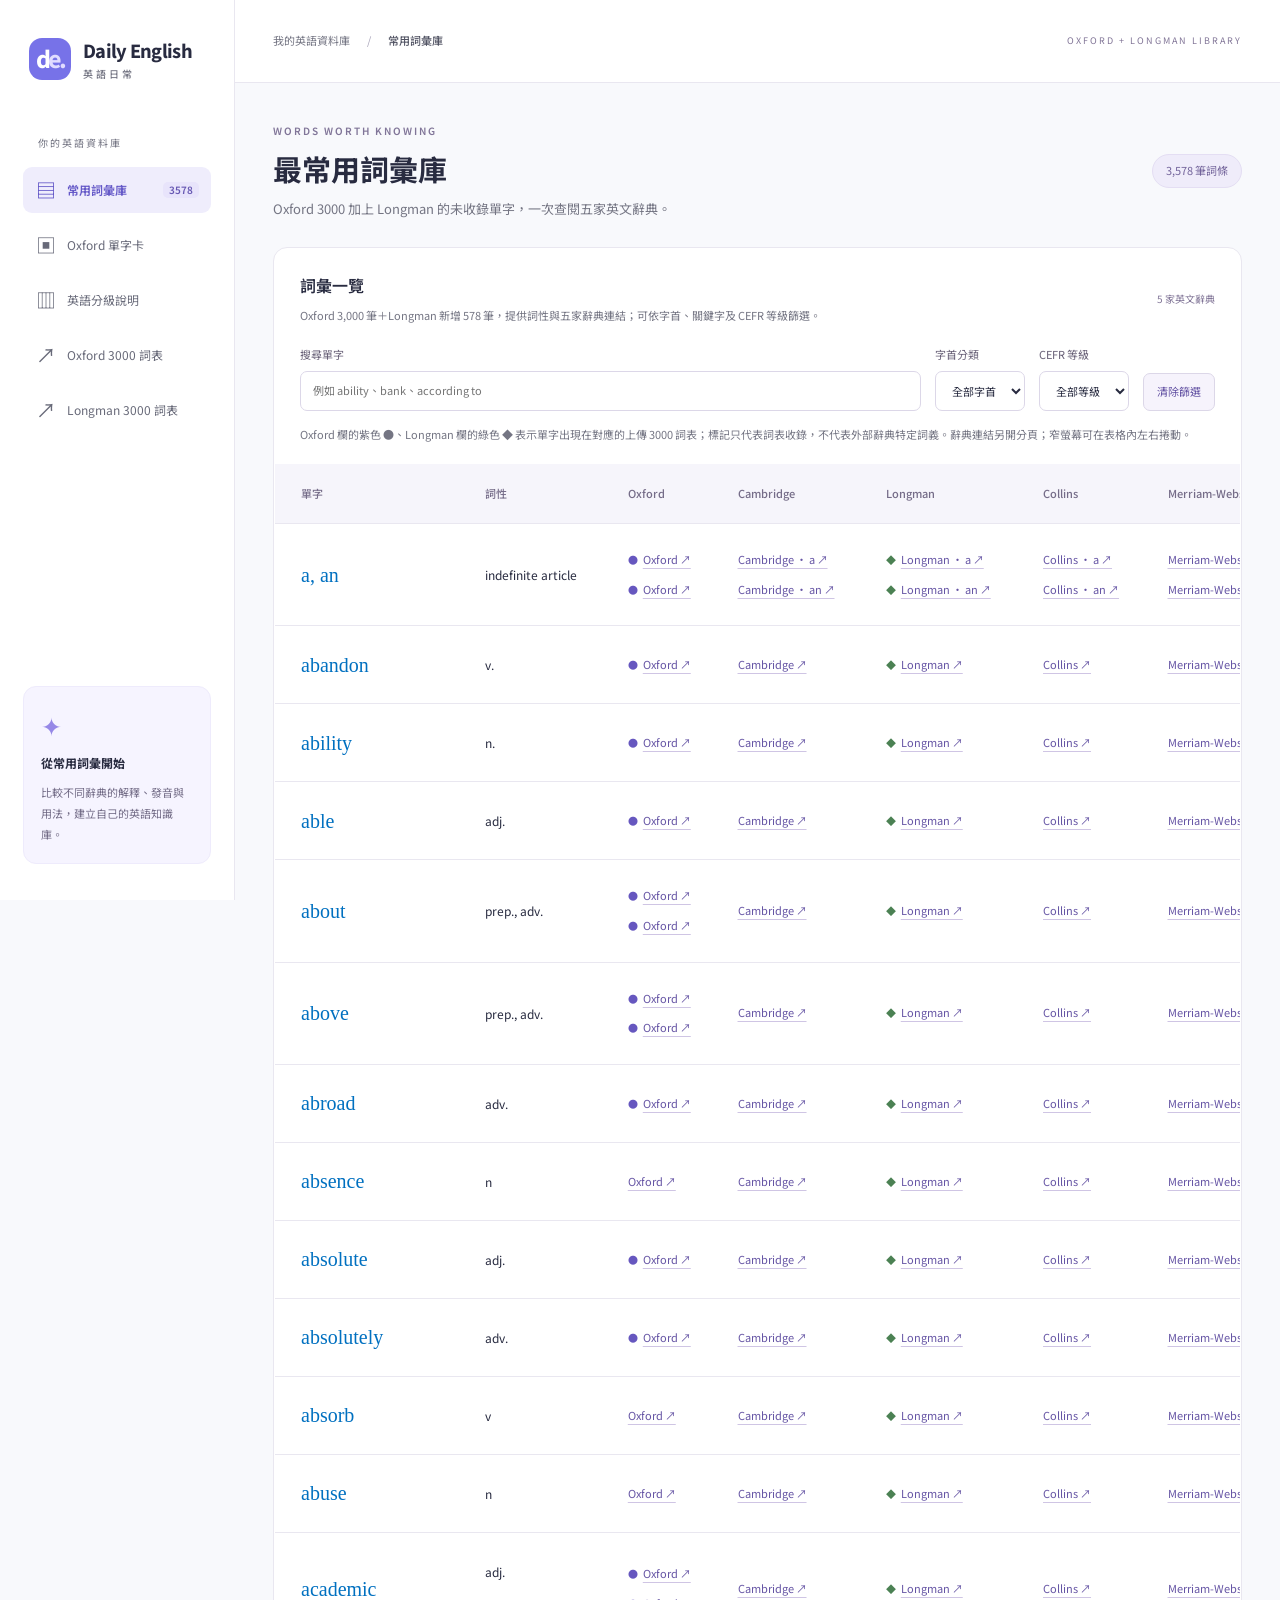
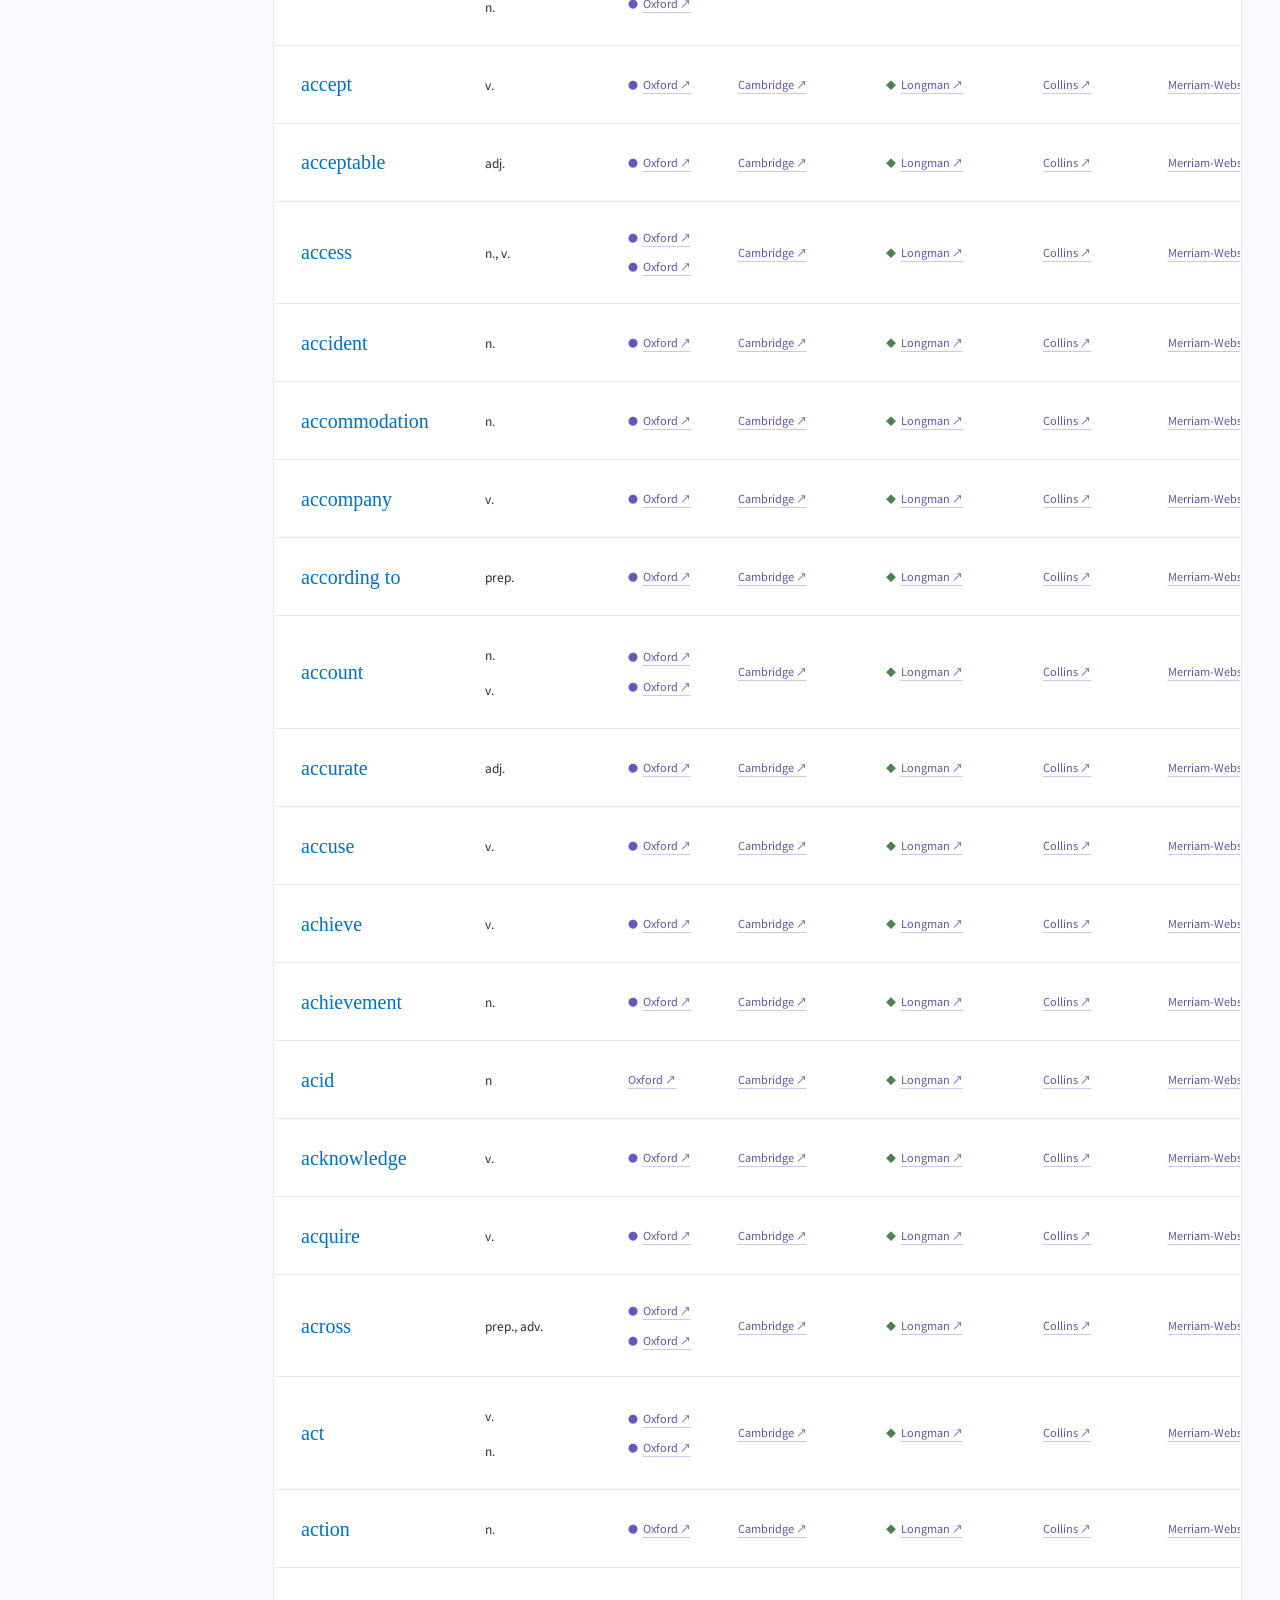
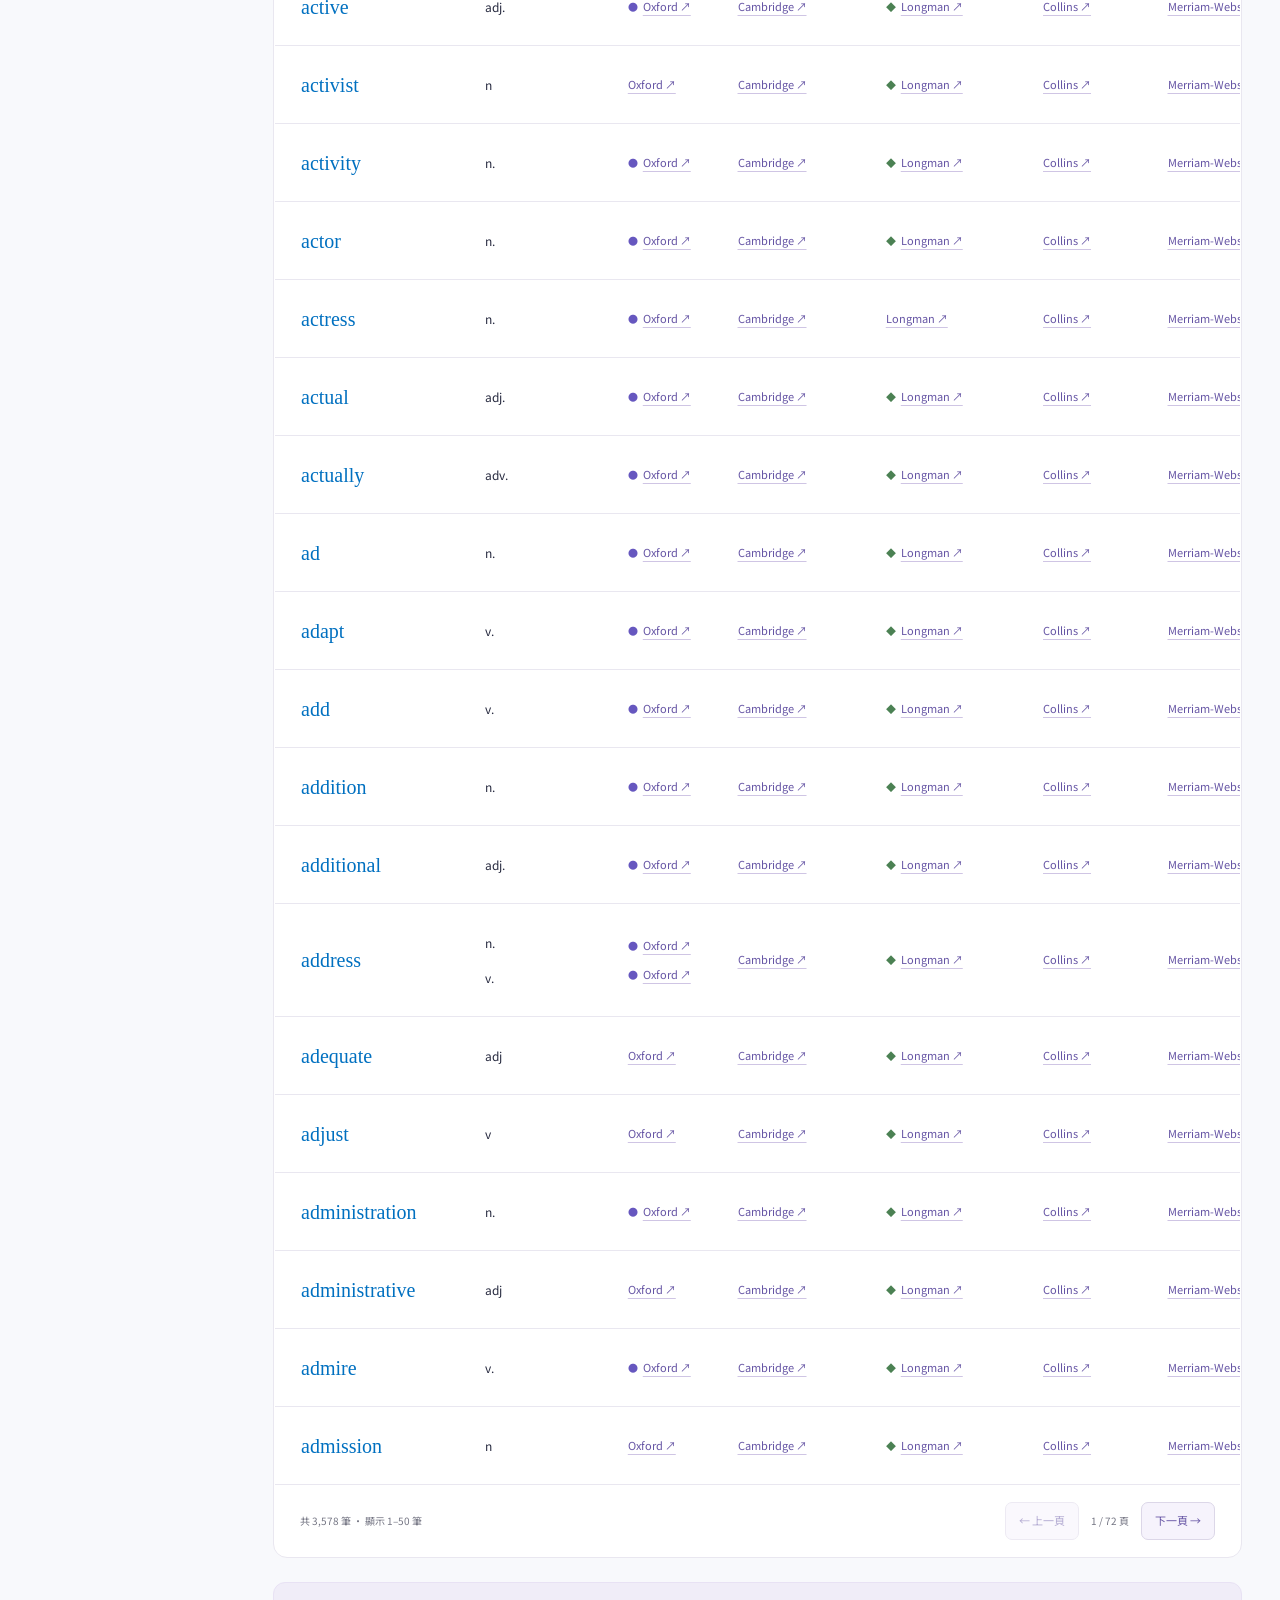
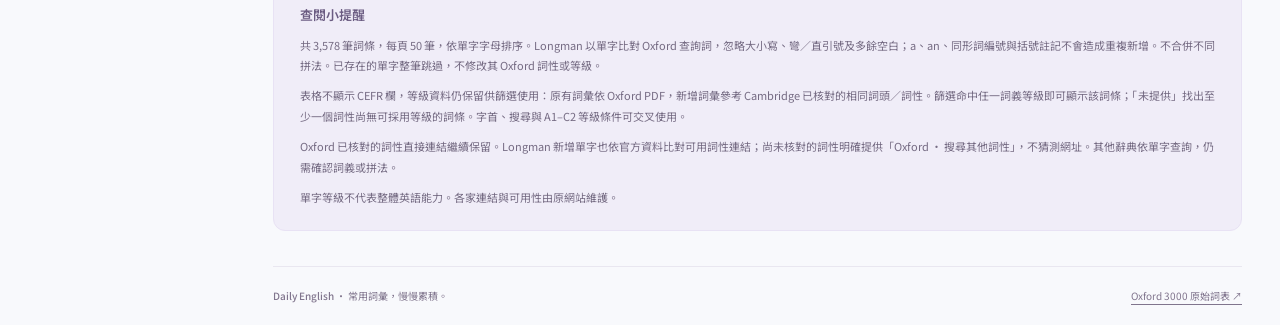
<file: index.html>
<!DOCTYPE html>
<html lang="zh-Hant">
<head>
  <meta charset="UTF-8">
  <meta name="viewport" content="width=device-width, initial-scale=1">
  <meta name="theme-color" content="#7772e8">
  <meta name="description" content="Oxford 與 Longman 常用詞彙庫：搜尋 3578 筆詞條、詞性與等級，連結五家英文辭典，Longman 新增詞彙自動跳過已收錄的單字。">
  <title>常用詞彙庫｜Daily English 英語日常</title>
  <link rel="stylesheet" href="./styles.css?v=word-blue">
  <script src="./oxford-words.js" defer></script>
  <script src="./oxford-links.js" defer></script>
  <script src="./longman-words.js?v=cambridge-cefr" defer></script>
  <script src="./wordlist-membership.js?v=source-3000" defer></script>
  <script src="./library.js?v=wordlist-symbols" defer></script>
</head>
<body>
  <a class="skip-link" href="#main">跳到主要內容</a>
  <aside class="sidebar">
    <a class="brand" href="./index.html" aria-label="Daily English 首頁"><span class="brand-icon">d<span>e.</span></span><span>Daily English<small>英語日常</small></span></a>
    <span class="nav-label">你的英語資料庫</span>
    <nav aria-label="主要導覽">
      <a class="nav-item active" href="./index.html" aria-current="page"><span aria-hidden="true">▤</span>常用詞彙庫<span class="nav-badge">3578</span></a>
      <a class="nav-item" href="./flashcards.html"><span aria-hidden="true">▣</span>Oxford 單字卡</a>
      <a class="nav-item" href="./levels.html"><span aria-hidden="true">▥</span>英語分級說明</a>
      <a class="nav-item" href="./The_Oxford_3000.pdf" target="_blank" rel="noopener noreferrer"><span aria-hidden="true">↗</span>Oxford 3000 詞表<span class="sr-only">（另開分頁）</span></a>
      <a class="nav-item" href="./longman_3000_list.pdf" target="_blank" rel="noopener noreferrer"><span aria-hidden="true">↗</span>Longman 3000 詞表<span class="sr-only">（另開分頁）</span></a>
    </nav>
    <div class="sidebar-note"><span aria-hidden="true">✦</span><strong>從常用詞彙開始</strong><p>比較不同辭典的解釋、發音與用法，建立自己的英語知識庫。</p></div>
  </aside>
  <div class="workspace">
    <header class="topbar"><div class="breadcrumb">我的英語資料庫 <span>/</span> <strong>常用詞彙庫</strong></div><span class="header-label">OXFORD + LONGMAN LIBRARY</span></header>
    <main id="main" tabindex="-1">
      <div class="page-heading"><div><div class="eyebrow">WORDS WORTH KNOWING</div><h1>最常用詞彙庫</h1><p>Oxford 3000 加上 Longman 的未收錄單字，一次查閱五家英文辭典。</p></div><span class="entry-count">3,578 筆詞條</span></div>
      <section class="library-panel" aria-labelledby="library-title">
        <div class="panel-heading"><div><h2 id="library-title">詞彙一覽</h2><p>Oxford 3,000 筆＋Longman 新增 578 筆，提供詞性與五家辭典連結；可依字首、關鍵字及 CEFR 等級篩選。</p></div><span class="dictionary-count">5 家英文辭典</span></div>
        <form class="library-filters" id="filters" role="search" aria-label="搜尋詞彙">
          <label class="search-field" for="word-search">搜尋單字<input id="word-search" type="search" placeholder="例如 ability、bank、according to" autocomplete="off" disabled></label>
          <label for="initial-filter">字首分類<select id="initial-filter" disabled><option value="">全部字首</option></select></label>
          <label for="level-filter">CEFR 等級<select id="level-filter" disabled><option value="">全部等級</option><option>A1</option><option>A2</option><option>B1</option><option>B2</option><option>C1</option><option>C2</option><option value="ungraded">未提供</option></select></label>
          <button type="reset" id="clear-filters" disabled>清除篩選</button>
        </form>
        <p class="table-hint" id="table-hint">Oxford 欄的紫色 ●、Longman 欄的綠色 ◆ 表示單字出現在對應的上傳 3000 詞表；標記只代表詞表收錄，不代表外部辭典特定詞義。辭典連結另開分頁；窄螢幕可在表格內左右捲動。</p>
        <p class="library-error" id="library-error" role="alert" hidden></p>
        <noscript><p class="library-error">請啟用 JavaScript 以使用完整詞庫、搜尋與分頁，或直接開啟 <a href="./The_Oxford_3000.pdf">Oxford 3000 PDF 詞表</a>。</p></noscript>
        <div class="table-scroll" role="region" aria-label="常用詞彙表格，可左右捲動" aria-describedby="table-hint" tabindex="0">
          <table>
            <caption class="sr-only">Oxford 與 Longman 詞條、詞性及五家英文辭典連結（另開分頁）</caption>
            <thead><tr><th scope="col">單字</th><th scope="col">詞性</th><th scope="col">Oxford</th><th scope="col">Cambridge</th><th scope="col">Longman</th><th scope="col">Collins</th><th scope="col">Merriam-Webster</th></tr></thead>
            <tbody id="vocabulary-body"></tbody>
          </table>
        </div>
        <div class="table-footer"><span id="results-status" role="status" aria-live="polite">正在載入詞庫…</span><div class="pagination" aria-label="詞庫分頁"><button type="button" id="previous-page" disabled>← 上一頁</button><span id="page-status"></span><button type="button" id="next-page" disabled>下一頁 →</button></div></div>
      </section>
      <aside class="library-note"><h2>查閱小提醒</h2><p>共 3,578 筆詞條，每頁 50 筆，依單字字母排序。Longman 以單字比對 Oxford 查詢詞，忽略大小寫、彎／直引號及多餘空白；a、an、同形詞編號與括號註記不會造成重複新增。不合併不同拼法。已存在的單字整筆跳過，不修改其 Oxford 詞性或等級。</p><p>表格不顯示 CEFR 欄，等級資料仍保留供篩選使用：原有詞彙依 Oxford PDF，新增詞彙參考 Cambridge 已核對的相同詞頭／詞性。篩選命中任一詞義等級即可顯示該詞條；「未提供」找出至少一個詞性尚無可採用等級的詞條。字首、搜尋與 A1–C2 等級條件可交叉使用。</p><p>Oxford 已核對的詞性直接連結繼續保留。Longman 新增單字也依官方資料比對可用詞性連結；尚未核對的詞性明確提供「Oxford · 搜尋其他詞性」，不猜測網址。其他辭典依單字查詢，仍需確認詞義或拼法。</p><p>單字等級不代表整體英語能力。各家連結與可用性由原網站維護。</p></aside>
      <footer class="footer"><span><strong>Daily English</strong> · 常用詞彙，慢慢累積。</span><a href="./The_Oxford_3000.pdf" target="_blank" rel="noopener noreferrer">Oxford 3000 原始詞表 ↗<span class="sr-only">（另開分頁）</span></a></footer>
    </main>
  </div>
</body>
</html>
</file>
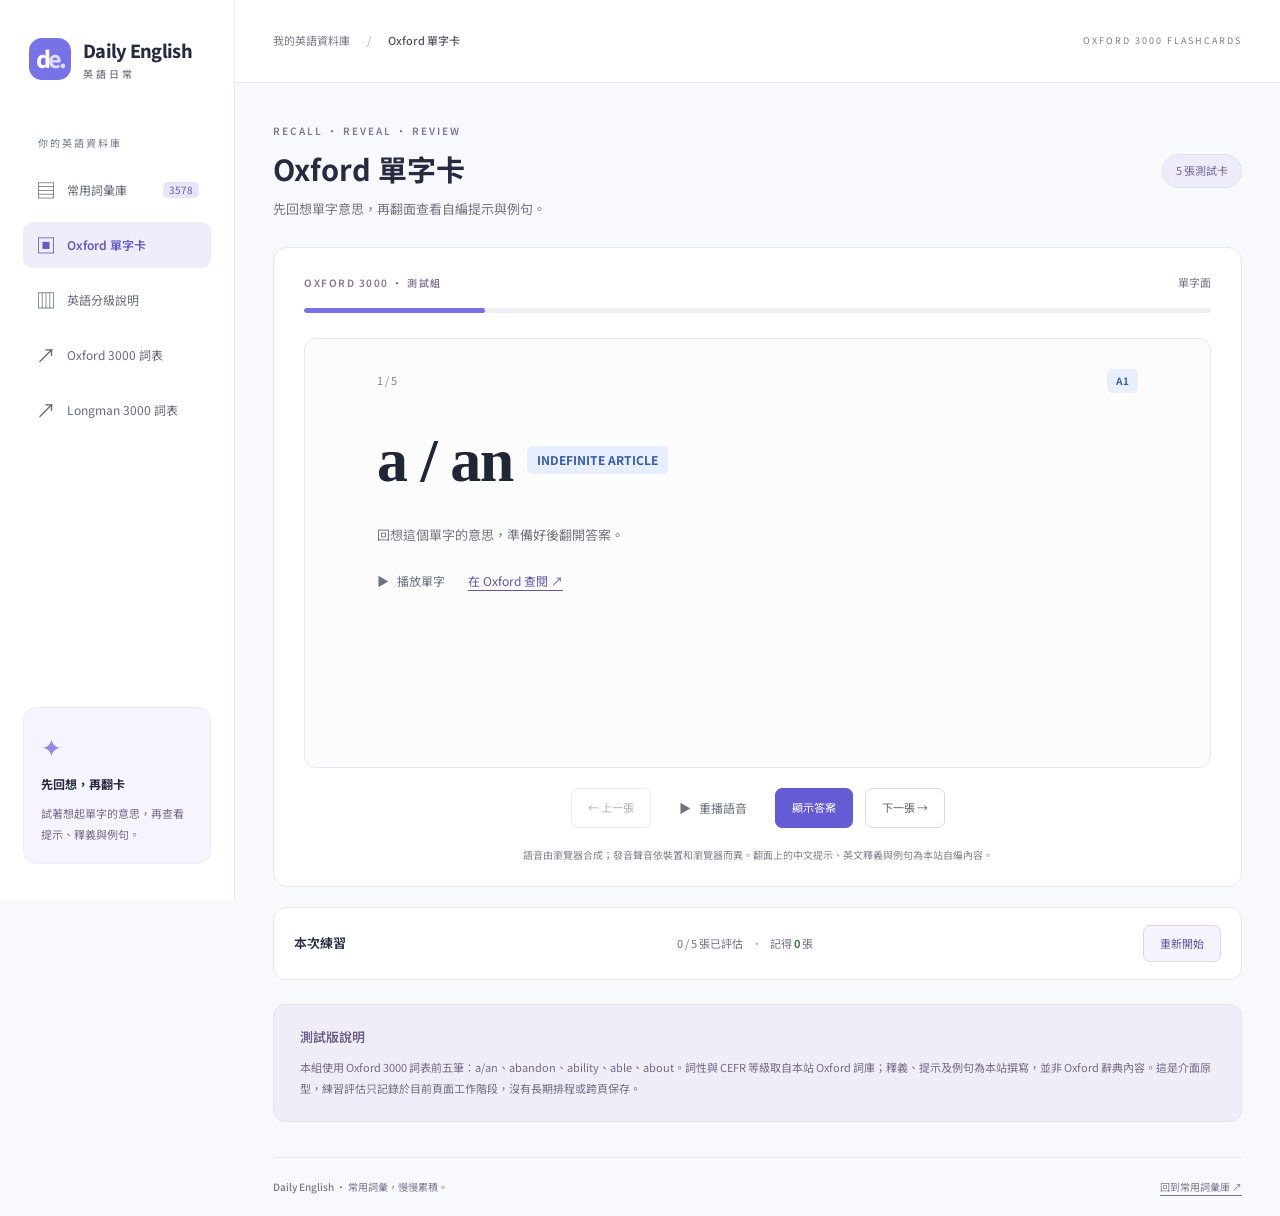
<file: flashcards.html>
<!DOCTYPE html>
<html lang="zh-Hant">
<head>
  <meta charset="UTF-8">
  <meta name="viewport" content="width=device-width, initial-scale=1">
  <meta name="theme-color" content="#7772e8">
  <meta name="description" content="用 Oxford 3000 單字卡練習五個常用英文詞條，翻面查看自編提示、釋義與例句。">
  <title>Oxford 單字卡｜Daily English 英語日常</title>
  <link rel="stylesheet" href="./styles.css">
  <script src="./oxford-words.js" defer></script>
  <script src="./oxford-links.js" defer></script>
  <script src="./flashcards.js" defer></script>
</head>
<body>
  <a class="skip-link" href="#main">跳到主要內容</a>
  <aside class="sidebar">
    <a class="brand" href="./index.html" aria-label="Daily English 首頁"><span class="brand-icon">d<span>e.</span></span><span>Daily English<small>英語日常</small></span></a>
    <span class="nav-label">你的英語資料庫</span>
    <nav aria-label="主要導覽">
      <a class="nav-item" href="./index.html"><span aria-hidden="true">▤</span>常用詞彙庫<span class="nav-badge">3578</span></a>
      <a class="nav-item active" href="./flashcards.html" aria-current="page"><span aria-hidden="true">▣</span>Oxford 單字卡</a>
      <a class="nav-item" href="./levels.html"><span aria-hidden="true">▥</span>英語分級說明</a>
      <a class="nav-item" href="./The_Oxford_3000.pdf" target="_blank" rel="noopener noreferrer"><span aria-hidden="true">↗</span>Oxford 3000 詞表<span class="sr-only">（另開分頁）</span></a>
      <a class="nav-item" href="./longman_3000_list.pdf" target="_blank" rel="noopener noreferrer"><span aria-hidden="true">↗</span>Longman 3000 詞表<span class="sr-only">（另開分頁）</span></a>
    </nav>
    <div class="sidebar-note"><span aria-hidden="true">✦</span><strong>先回想，再翻卡</strong><p>試著想起單字的意思，再查看提示、釋義與例句。</p></div>
  </aside>
  <div class="workspace">
    <header class="topbar"><div class="breadcrumb">我的英語資料庫 <span>/</span> <strong>Oxford 單字卡</strong></div><span class="header-label">OXFORD 3000 FLASHCARDS</span></header>
    <main id="main" tabindex="-1">
      <div class="page-heading"><div><div class="eyebrow">RECALL · REVEAL · REVIEW</div><h1>Oxford 單字卡</h1><p>先回想單字意思，再翻面查看自編提示與例句。</p></div><span class="entry-count" id="deck-count">5 張測試卡</span></div>
      <section class="flashcard-panel" aria-label="Oxford 單字卡練習">
        <div class="flashcard-toolbar">
          <span class="flashcard-deck-label">OXFORD 3000 · 測試組</span>
          <span id="card-status" role="status" aria-live="polite">正在載入單字卡…</span>
        </div>
        <div class="flashcard-progress" aria-hidden="true"><span id="progress-bar"></span></div>
        <article class="flashcard" id="flashcard" aria-live="polite">
          <div class="flashcard-topline"><span id="card-counter">1 / 5</span><span class="flashcard-level" id="card-level"></span></div>
          <div class="flashcard-front" id="card-front">
            <div class="flashcard-word-row">
              <h2 class="flashcard-word" id="card-word" lang="en" tabindex="-1"></h2>
              <span class="flashcard-pos" id="card-pos" lang="en"></span>
            </div>
            <p class="flashcard-prompt">回想這個單字的意思，準備好後翻開答案。</p>
            <button type="button" class="audio-button" id="play-word" aria-label="播放單字發音"><span aria-hidden="true">▶</span> 播放單字</button>
            <button type="button" class="dictionary-link" id="oxford-link" target="_blank" rel="noopener noreferrer">在 Oxford 查閱 ↗<span class="sr-only">（另開分頁）</span></button>
          </div>
          <div class="flashcard-back" id="card-back" hidden>
            <section class="flashcard-definition" aria-labelledby="definition-heading">
              <h3 id="definition-heading" tabindex="-1">提示</h3>
              <p id="card-hint"></p>
              <h3>Definition</h3>
              <p class="definition-text" id="card-definition" lang="en"></p>
            </section>
            <section class="flashcard-examples" aria-labelledby="examples-heading">
              <h3 id="examples-heading">Examples</h3>
              <ul id="card-examples"></ul>
            </section>
          </div>
        </article>
        <div class="flashcard-controls">
          <button type="button" class="secondary-button" id="previous-card">← 上一張</button>
          <button type="button" class="audio-button" id="replay-audio"><span aria-hidden="true">▶</span> 重播語音</button>
          <button type="button" class="primary-button" id="reveal-answer">顯示答案</button>
          <button type="button" class="secondary-button" id="next-card">下一張 →</button>
        </div>
        <div class="review-controls" id="review-controls" hidden>
          <span>這張卡熟悉嗎？</span>
          <button type="button" class="again-button" id="mark-again">再複習</button>
          <button type="button" class="remember-button" id="mark-remembered">記得</button>
        </div>
        <p class="flashcard-note" id="speech-note">語音由瀏覽器合成；發音聲音依裝置和瀏覽器而異。翻面上的中文提示、英文釋義與例句為本站自編內容。</p>
        <p class="flashcard-error" id="flashcard-error" role="alert" hidden></p>
      </section>
      <section class="flashcard-summary" aria-labelledby="summary-heading">
        <h2 id="summary-heading">本次練習</h2>
        <p><span id="reviewed-count">0</span> / 5 張已評估 <span class="summary-separator">·</span> 記得 <strong id="remembered-count">0</strong> 張</p>
        <button type="button" id="restart-session">重新開始</button>
      </section>
      <aside class="library-note"><h2>測試版說明</h2><p>本組使用 Oxford 3000 詞表前五筆：a/an、abandon、ability、able、about。詞性與 CEFR 等級取自本站 Oxford 詞庫；釋義、提示及例句為本站撰寫，並非 Oxford 辭典內容。這是介面原型，練習評估只記錄於目前頁面工作階段，沒有長期排程或跨頁保存。</p></aside>
      <footer class="footer"><span><strong>Daily English</strong> · 常用詞彙，慢慢累積。</span><a href="./index.html">回到常用詞彙庫 ↗</a></footer>
    </main>
  </div>
</body>
</html>
</file>
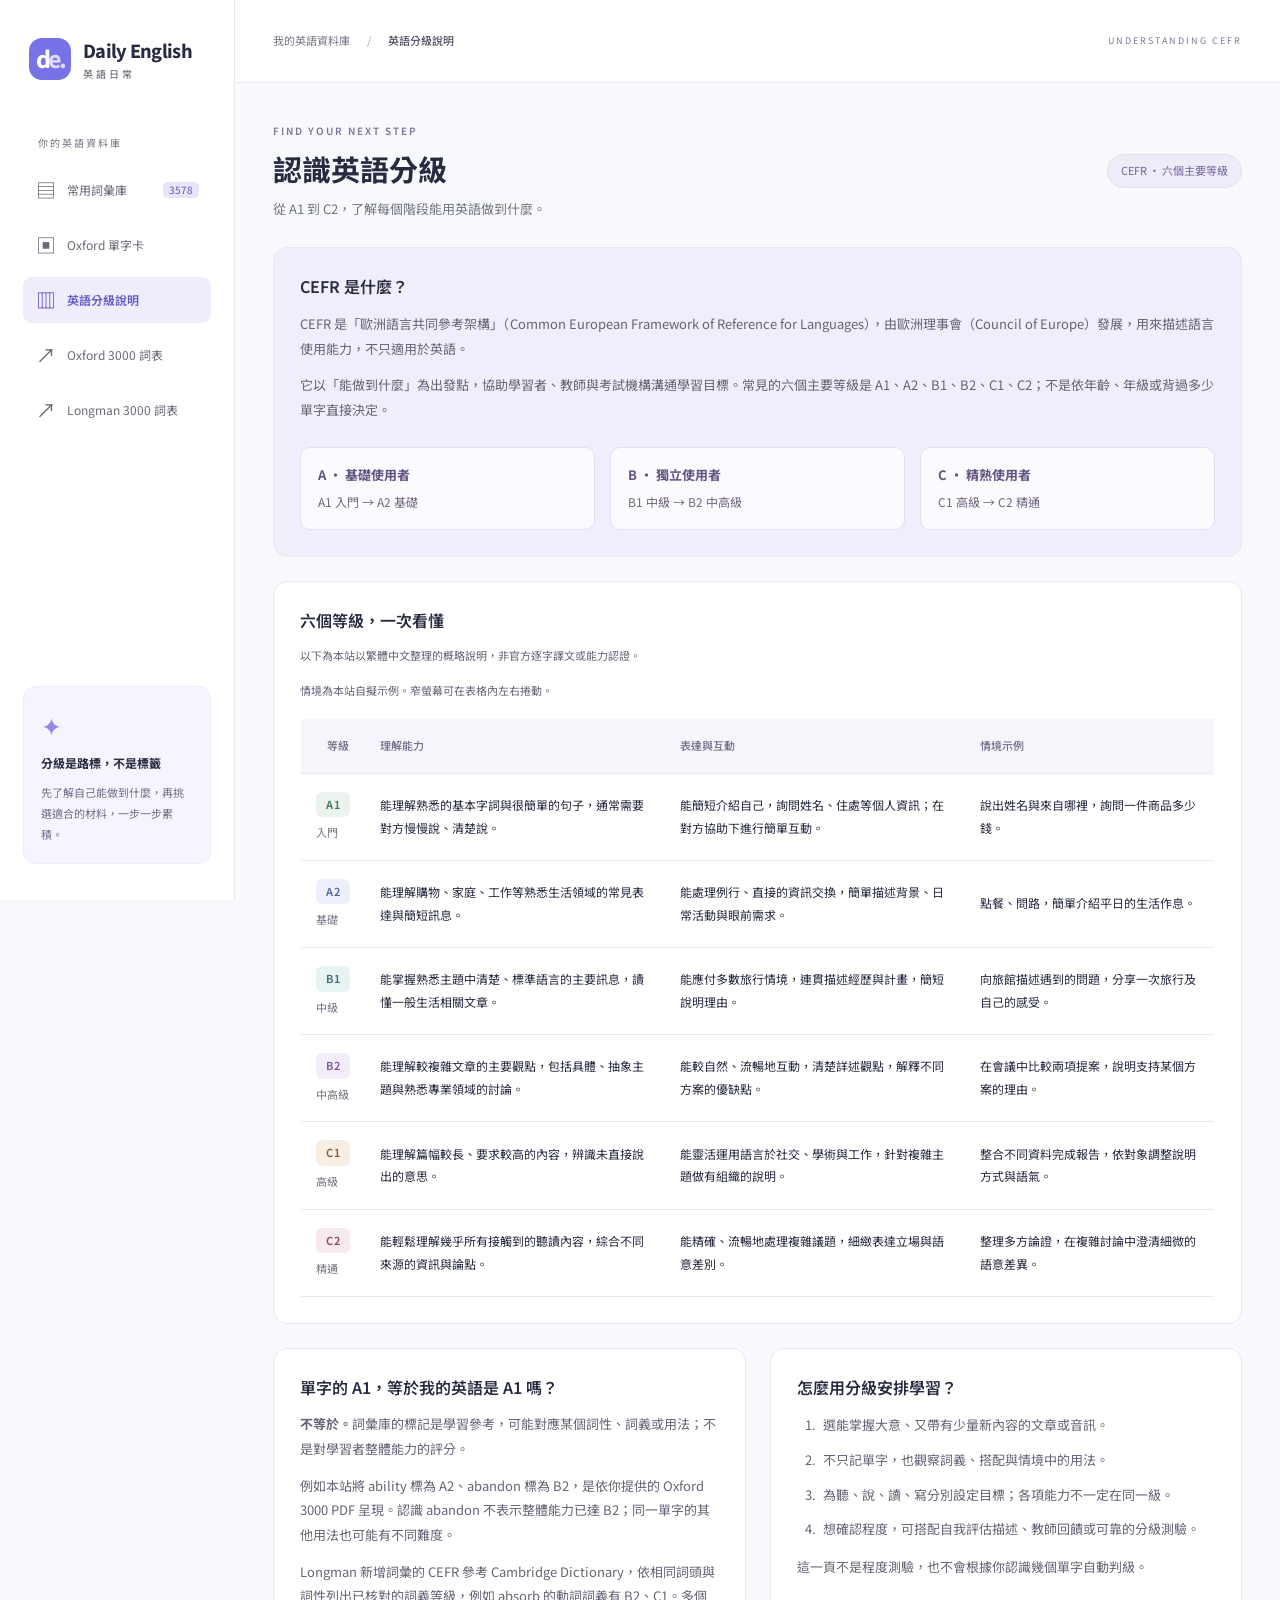
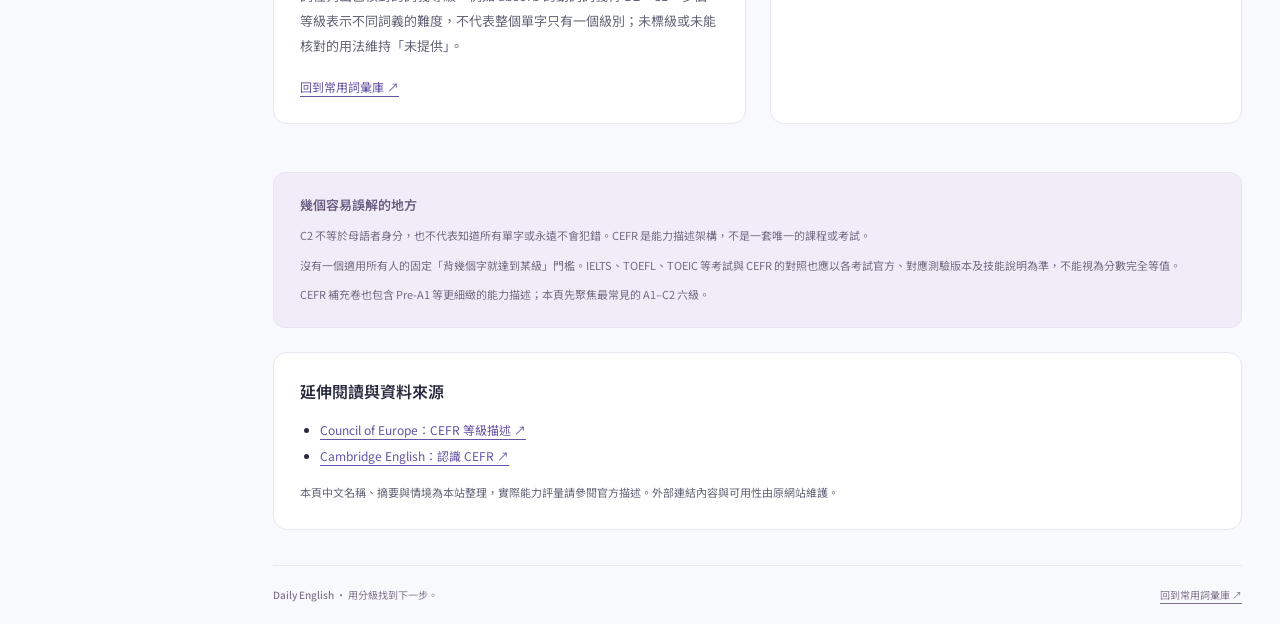
<file: levels.html>
<!DOCTYPE html>
<html lang="zh-Hant">
<head>
  <meta charset="UTF-8">
  <meta name="viewport" content="width=device-width, initial-scale=1">
  <meta name="theme-color" content="#7772e8">
  <meta name="description" content="認識 CEFR 英語分級 A1、A2、B1、B2、C1、C2，了解各級能力、日常情境，以及詞彙等級與整體英語能力的差別。">
  <title>英語分級說明｜Daily English 英語日常</title>
  <link rel="stylesheet" href="./styles.css">
</head>
<body>
  <a class="skip-link" href="#main">跳到主要內容</a>
  <aside class="sidebar">
    <a class="brand" href="./index.html" aria-label="Daily English 首頁"><span class="brand-icon">d<span>e.</span></span><span>Daily English<small>英語日常</small></span></a>
    <span class="nav-label">你的英語資料庫</span>
    <nav aria-label="主要導覽">
      <a class="nav-item" href="./index.html"><span aria-hidden="true">▤</span>常用詞彙庫<span class="nav-badge">3578</span></a>
      <a class="nav-item" href="./flashcards.html"><span aria-hidden="true">▣</span>Oxford 單字卡</a>
      <a class="nav-item active" href="./levels.html" aria-current="page"><span aria-hidden="true">▥</span>英語分級說明</a>
      <a class="nav-item" href="./The_Oxford_3000.pdf" target="_blank" rel="noopener noreferrer"><span aria-hidden="true">↗</span>Oxford 3000 詞表<span class="sr-only">（另開分頁）</span></a>
      <a class="nav-item" href="./longman_3000_list.pdf" target="_blank" rel="noopener noreferrer"><span aria-hidden="true">↗</span>Longman 3000 詞表<span class="sr-only">（另開分頁）</span></a>
    </nav>
    <div class="sidebar-note"><span aria-hidden="true">✦</span><strong>分級是路標，不是標籤</strong><p>先了解自己能做到什麼，再挑選適合的材料，一步一步累積。</p></div>
  </aside>
  <div class="workspace">
    <header class="topbar"><div class="breadcrumb">我的英語資料庫 <span>/</span> <strong>英語分級說明</strong></div><span class="header-label">UNDERSTANDING CEFR</span></header>
    <main id="main" tabindex="-1">
      <div class="page-heading"><div><div class="eyebrow">FIND YOUR NEXT STEP</div><h1>認識英語分級</h1><p>從 A1 到 C2，了解每個階段能用英語做到什麼。</p></div><span class="entry-count">CEFR · 六個主要等級</span></div>
      <section class="guide-section guide-intro" aria-labelledby="cefr-title">
        <h2 id="cefr-title">CEFR 是什麼？</h2>
        <p>CEFR 是「歐洲語言共同參考架構」（Common European Framework of Reference for Languages），由歐洲理事會（Council of Europe）發展，用來描述語言使用能力，不只適用於英語。</p>
        <p>它以「能做到什麼」為出發點，協助學習者、教師與考試機構溝通學習目標。常見的六個主要等級是 A1、A2、B1、B2、C1、C2；不是依年齡、年級或背過多少單字直接決定。</p>
        <div class="level-groups"><div><strong>A · 基礎使用者</strong><span>A1 入門 → A2 基礎</span></div><div><strong>B · 獨立使用者</strong><span>B1 中級 → B2 中高級</span></div><div><strong>C · 精熟使用者</strong><span>C1 高級 → C2 精通</span></div></div>
      </section>

      <section class="guide-section" aria-labelledby="overview-title">
        <div class="guide-heading"><h2 id="overview-title">六個等級，一次看懂</h2><p>以下為本站以繁體中文整理的概略說明，非官方逐字譯文或能力認證。</p></div>
        <p class="table-hint" id="levels-hint">情境為本站自擬示例。窄螢幕可在表格內左右捲動。</p>
        <div class="table-scroll" role="region" aria-label="CEFR 六級能力比較，可左右捲動" aria-describedby="levels-hint" tabindex="0">
          <table class="cefr-table">
            <caption class="sr-only">CEFR 各級的中文名稱、理解、表達及生活情境示例</caption>
            <thead><tr><th scope="col">等級</th><th scope="col">理解能力</th><th scope="col">表達與互動</th><th scope="col">情境示例</th></tr></thead>
            <tbody>
              <tr><th scope="row"><span class="level level-a1">A1</span><small>入門</small></th><td>能理解熟悉的基本字詞與很簡單的句子，通常需要對方慢慢說、清楚說。</td><td>能簡短介紹自己，詢問姓名、住處等個人資訊；在對方協助下進行簡單互動。</td><td>說出姓名與來自哪裡，詢問一件商品多少錢。</td></tr>
              <tr><th scope="row"><span class="level level-a2">A2</span><small>基礎</small></th><td>能理解購物、家庭、工作等熟悉生活領域的常見表達與簡短訊息。</td><td>能處理例行、直接的資訊交換，簡單描述背景、日常活動與眼前需求。</td><td>點餐、問路，簡單介紹平日的生活作息。</td></tr>
              <tr><th scope="row"><span class="level level-b1">B1</span><small>中級</small></th><td>能掌握熟悉主題中清楚、標準語言的主要訊息，讀懂一般生活相關文章。</td><td>能應付多數旅行情境，連貫描述經歷與計畫，簡短說明理由。</td><td>向旅館描述遇到的問題，分享一次旅行及自己的感受。</td></tr>
              <tr><th scope="row"><span class="level level-b2">B2</span><small>中高級</small></th><td>能理解較複雜文章的主要觀點，包括具體、抽象主題與熟悉專業領域的討論。</td><td>能較自然、流暢地互動，清楚詳述觀點，解釋不同方案的優缺點。</td><td>在會議中比較兩項提案，說明支持某個方案的理由。</td></tr>
              <tr><th scope="row"><span class="level level-c1">C1</span><small>高級</small></th><td>能理解篇幅較長、要求較高的內容，辨識未直接說出的意思。</td><td>能靈活運用語言於社交、學術與工作，針對複雜主題做有組織的說明。</td><td>整合不同資料完成報告，依對象調整說明方式與語氣。</td></tr>
              <tr><th scope="row"><span class="level level-c2">C2</span><small>精通</small></th><td>能輕鬆理解幾乎所有接觸到的聽讀內容，綜合不同來源的資訊與論點。</td><td>能精確、流暢地處理複雜議題，細緻表達立場與語意差別。</td><td>整理多方論證，在複雜討論中澄清細微的語意差異。</td></tr>
            </tbody>
          </table>
        </div>
      </section>

      <div class="guide-grid">
        <section class="guide-section" aria-labelledby="word-level-title"><h2 id="word-level-title">單字的 A1，等於我的英語是 A1 嗎？</h2><p><strong>不等於。</strong>詞彙庫的標記是學習參考，可能對應某個詞性、詞義或用法；不是對學習者整體能力的評分。</p><p>例如本站將 ability 標為 A2、abandon 標為 B2，是依你提供的 Oxford 3000 PDF 呈現。認識 abandon 不表示整體能力已達 B2；同一單字的其他用法也可能有不同難度。</p><p>Longman 新增詞彙的 CEFR 參考 Cambridge Dictionary，依相同詞頭與詞性列出已核對的詞義等級，例如 absorb 的動詞詞義有 B2、C1。多個等級表示不同詞義的難度，不代表整個單字只有一個級別；未標級或未能核對的用法維持「未提供」。</p><a class="guide-link" href="./index.html">回到常用詞彙庫 ↗</a></section>
        <section class="guide-section" aria-labelledby="learning-title"><h2 id="learning-title">怎麼用分級安排學習？</h2><ol class="guide-list"><li>選能掌握大意、又帶有少量新內容的文章或音訊。</li><li>不只記單字，也觀察詞義、搭配與情境中的用法。</li><li>為聽、說、讀、寫分別設定目標；各項能力不一定在同一級。</li><li>想確認程度，可搭配自我評估描述、教師回饋或可靠的分級測驗。</li></ol><p>這一頁不是程度測驗，也不會根據你認識幾個單字自動判級。</p></section>
      </div>
      <aside class="library-note"><h2>幾個容易誤解的地方</h2><p>C2 不等於母語者身分，也不代表知道所有單字或永遠不會犯錯。CEFR 是能力描述架構，不是一套唯一的課程或考試。</p><p>沒有一個適用所有人的固定「背幾個字就達到某級」門檻。IELTS、TOEFL、TOEIC 等考試與 CEFR 的對照也應以各考試官方、對應測驗版本及技能說明為準，不能視為分數完全等值。</p><p>CEFR 補充卷也包含 Pre-A1 等更細緻的能力描述；本頁先聚焦最常見的 A1–C2 六級。</p></aside>
      <section class="guide-section guide-sources" aria-labelledby="sources-title"><h2 id="sources-title">延伸閱讀與資料來源</h2><ul><li><a href="https://www.coe.int/en/web/common-european-framework-reference-languages/level-descriptions" target="_blank" rel="noopener noreferrer">Council of Europe：CEFR 等級描述 ↗<span class="sr-only">（另開分頁）</span></a></li><li><a href="https://www.cambridgeenglish.org/exams-and-tests/cefr/" target="_blank" rel="noopener noreferrer">Cambridge English：認識 CEFR ↗<span class="sr-only">（另開分頁）</span></a></li></ul><p>本頁中文名稱、摘要與情境為本站整理，實際能力評量請參閱官方描述。外部連結內容與可用性由原網站維護。</p></section>
      <footer class="footer"><span><strong>Daily English</strong> · 用分級找到下一步。</span><a href="./index.html">回到常用詞彙庫 ↗</a></footer>
    </main>
  </div>
</body>
</html>
</file>
<file: styles.css>
@import url('https://fonts.googleapis.com/css2?family=Noto+Sans+TC:wght@400;500;600;700;800&display=swap');

:root{--ink:#282b40;--muted:#747583;--purple:#7772e8;--line:#e9e7f0;--bg:#f8f9fc}
*{box-sizing:border-box}
body{margin:0;background:var(--bg);color:var(--ink);font-family:"Noto Sans TC",system-ui,sans-serif;font-size:14px;line-height:1.6}
a{color:inherit;text-decoration:none}
a:focus-visible,[tabindex]:focus-visible{outline:3px solid #6255cf;outline-offset:4px}
.sr-only{position:absolute;width:1px;height:1px;padding:0;margin:-1px;overflow:hidden;clip-path:inset(50%);white-space:nowrap;border:0}
.skip-link{position:fixed;left:15px;top:-100px;z-index:10;background:#fff;padding:12px}
.skip-link:focus{top:10px}
.sidebar{position:fixed;inset:0 auto 0 0;width:235px;background:#fff;border-right:1px solid var(--line);padding:36px 23px;display:flex;flex-direction:column}
.brand{display:flex;align-items:center;gap:12px;font-size:18px;font-weight:800;letter-spacing:-.7px;margin:0 6px 53px}
.brand small{display:block;font-size:10px;letter-spacing:3px;color:var(--muted);font-weight:500;margin-top:1px}
.brand-icon{height:42px;width:42px;flex-shrink:0;border-radius:13px;background:var(--purple);color:white;display:flex;align-items:center;justify-content:center;letter-spacing:-3px;font-size:23px}
.brand-icon span{color:#e1dcff}
.nav-label{font-size:10px;color:var(--muted);letter-spacing:2px;margin:0 15px 16px}
nav{display:grid;gap:9px}
.nav-item{border-radius:9px;padding:13px 12px;color:#686a79;display:flex;align-items:center;gap:10px;font-size:12px}
.nav-item>span:first-child{font-size:20px;line-height:1;width:22px;text-align:center}
.nav-item:hover{background:#f6f5fd}
.nav-item.active{color:#6559c8;background:#efedfc;font-weight:600}
.nav-badge{margin-left:auto;background:#e8e4fb;color:#6758b3;border-radius:5px;font-size:10px;padding:0 6px}
.sidebar-note{background:#f6f4ff;border:1px solid #eeebfc;border-radius:13px;padding:18px 17px;margin-top:auto}
.sidebar-note>span{display:block;font-size:25px;color:#9688e7;margin-bottom:6px}
.sidebar-note strong{font-size:12px}
.sidebar-note p{font-size:11px;color:#736c87;line-height:1.9;margin:9px 0 0}
.workspace{margin-left:235px}
.topbar{min-height:83px;background:#fff;border-bottom:1px solid var(--line);display:flex;align-items:center;justify-content:space-between;padding:18px 38px;gap:16px}
.breadcrumb{color:var(--muted);font-size:11px;display:flex;gap:17px}
.breadcrumb strong{color:#515363;font-weight:500}
.breadcrumb span{color:#aaa5ba}
.header-label{font-size:9px;letter-spacing:2px;color:#817597}
main{max-width:1600px;margin:auto;padding:40px 38px 0}
.page-heading{display:flex;justify-content:space-between;align-items:center;gap:15px;margin-bottom:28px}
.eyebrow{color:#807598;font-size:10px;font-weight:600;letter-spacing:2px}
h1{font-size:29px;font-weight:700;line-height:1.5;margin:8px 0}
.page-heading p{font-size:13px;color:var(--muted);margin:7px 0 0}
.entry-count{font-size:11px;color:#73649b;background:#efecfa;border:1px solid #e4def3;border-radius:20px;padding:7px 13px;white-space:nowrap}
.library-panel{background:#fff;border:1px solid var(--line);border-radius:14px;overflow:hidden}
.panel-heading{display:flex;justify-content:space-between;gap:15px;align-items:center;padding:25px 26px 0}
h2{font-size:16px;font-weight:600;margin:0}
.panel-heading p{font-size:11px;color:var(--muted);margin:8px 0 0}
.dictionary-count{font-size:10px;color:#817597;white-space:nowrap}
.table-hint{margin:15px 26px 20px;font-size:11px;color:var(--muted)}
.table-scroll{position:relative;overflow-x:auto;margin:0 1px}
table{width:100%;border-collapse:collapse;min-width:1060px;text-align:left}
th,td{padding:21px 17px;border-bottom:1px solid var(--line);vertical-align:middle}
thead{background:#f6f5fb}
thead th{font-size:11px;color:#756c88;font-weight:500;white-space:nowrap}
thead th:first-child,tbody th{padding-left:26px}
.column-detail{display:block;font-size:9px;color:#817597;letter-spacing:1px}
tbody th{font-family:Georgia,serif;font-size:23px;font-weight:400;color:#0070C0;white-space:nowrap}
tbody tr:hover{background:#fcfbff}
td{font-size:12px}
td small{display:block;color:var(--muted);font-size:10px;margin-top:5px}
td a{display:inline-block;font-size:11px;color:#6554a4;white-space:nowrap;text-decoration:underline;text-decoration-color:#cfc5e4;text-underline-offset:4px;padding:6px 0}
td a:hover{color:#44307b;text-decoration-color:currentColor}
.wordlist-oxford-included::before,.wordlist-longman-included::before{display:inline-block;font-size:10px;margin-right:5px;text-decoration:none}
.wordlist-oxford-included::before{content:"●";color:#6657bf}
.wordlist-longman-included::before{content:"◆";color:#4b8153}
.variant-links a{display:block}
.library-filters{display:flex;flex-wrap:wrap;gap:14px;align-items:flex-end;margin:22px 26px 0}
.library-filters label{display:flex;flex-direction:column;gap:7px;font-size:11px;color:#686077}
.search-field{flex:1;min-width:180px}
input,select,button{font:inherit}
.library-filters input,.library-filters select{border:1px solid #dcd7e8;border-radius:7px;background:#fff;color:var(--ink);padding:10px 12px;min-height:40px;width:100%}
button{cursor:pointer;border:1px solid #dcd7e8;border-radius:7px;background:#f6f3fc;color:#6554a4;padding:9px 13px;font-size:11px}
button:hover:not(:disabled){background:#ece6fa}
button:disabled{opacity:.5;cursor:default}
button:focus-visible,input:focus-visible,select:focus-visible{outline:3px solid #6255cf;outline-offset:3px}
.pagination{display:flex;align-items:center;gap:12px;flex-wrap:wrap}
.table-footer{align-items:center}
.library-error{margin:18px 26px;padding:14px;background:#fff0ec;color:#944335;border:1px solid #edc4bb;border-radius:8px;font-size:12px}
[hidden]{display:none!important}
.empty-results{text-align:center;padding:35px;color:var(--muted)}
#vocabulary-body th>span{display:block;font-size:20px;max-width:210px;white-space:normal}
#vocabulary-body td>a{display:block}
.pos-group{min-height:35px;display:flex;align-items:center}
.pos-group{white-space:nowrap}
@media(max-width:700px){.library-filters{margin:18px 18px 0;gap:10px}.search-field{flex-basis:100%}.pagination{gap:8px}.pagination button{padding:9px}.library-error{margin:18px}}
.level{display:inline-block;font-size:11px;font-weight:600;letter-spacing:.5px;padding:4px 10px;border-radius:6px}
.level-a1{background:#eaf3ed;color:#447557}
.level-a2{background:#edf0fb;color:#5266a1}
.level-b2{background:#f3ecfa;color:#83569f}
.table-footer{display:flex;justify-content:space-between;gap:12px;padding:17px 26px;color:var(--muted);font-size:10px;flex-wrap:wrap}
.library-note{background:#f0edf8;border:1px solid #e8e2f4;border-radius:12px;padding:22px 26px;margin-top:24px}
.library-note h2{font-size:13px;color:#6b5c82}
.library-note p{font-size:11px;line-height:1.9;color:#756b83;margin:9px 0 0}
.footer{margin-top:35px;border-top:1px solid var(--line);display:flex;justify-content:space-between;padding:21px 0;font-size:10px;color:#80758d;gap:15px;flex-wrap:wrap}
.footer strong{font-weight:500}
.footer a{text-decoration:underline;text-underline-offset:4px}
.level-b1{background:#e8f4f4;color:#366f75}
.level-c1{background:#f9eee4;color:#8a5a31}
.level-c2{background:#f8e9ee;color:#904660}
.guide-section{background:#fff;border:1px solid var(--line);border-radius:14px;padding:26px;margin-bottom:24px;min-width:0}
.guide-section p{color:#646577;font-size:13px;line-height:1.9;margin:12px 0 0}
.guide-intro{background:#f1eefb}
.level-groups{display:grid;grid-template-columns:repeat(3,minmax(0,1fr));gap:15px;margin-top:24px}
.level-groups>div{background:#ffffffb3;border:1px solid #e4def3;border-radius:10px;padding:17px}
.level-groups strong{display:block;color:#625381;font-size:13px}
.level-groups span{display:block;font-size:12px;color:#726780;margin-top:7px}
.guide-section .table-hint{margin:14px 0 18px;font-size:11px}
.guide-heading p{font-size:11px}
.cefr-table{min-width:820px}
.cefr-table th,.cefr-table td{padding:18px 15px}
.cefr-table tbody th{font-family:inherit;white-space:nowrap;font-size:13px}
.cefr-table tbody th small{display:block;font-size:11px;color:var(--muted);margin-top:7px;font-weight:400}
.cefr-table td{font-size:12px;line-height:1.9;min-width:200px}
.guide-grid{display:grid;grid-template-columns:repeat(2,minmax(0,1fr));gap:24px}
.guide-link,.guide-sources a{color:#6554a4;text-decoration:underline;text-underline-offset:4px}
.guide-link{display:inline-block;font-size:12px;margin-top:18px}
.guide-list{padding-left:22px;color:#646577;font-size:13px;line-height:1.9}
.guide-list li{padding-left:4px;margin:10px 0}
.guide-sources{margin-top:24px}
.guide-sources ul{padding-left:20px;font-size:12px;line-height:2.2}
.guide-sources p{font-size:11px}
.flashcard-panel{max-width:980px;margin:0 auto;background:#fff;border:1px solid var(--line);border-radius:14px;padding:26px 30px 22px}
.flashcard-toolbar{display:flex;justify-content:space-between;align-items:center;gap:12px;color:var(--muted);font-size:11px}
.flashcard-deck-label{color:#817597;font-size:10px;font-weight:600;letter-spacing:1.5px}
.flashcard-progress{height:5px;margin:16px 0 25px;background:#eeecf5;border-radius:99px;overflow:hidden}
.flashcard-progress span{display:block;height:100%;width:0;background:var(--purple);border-radius:inherit;transition:width .2s ease}
.flashcard{min-height:430px;border:1px solid #e8e5ee;border-radius:12px;background:#fcfcfd;padding:30px clamp(22px,6vw,72px);color:#293044}
.flashcard-topline{display:flex;justify-content:space-between;align-items:center;color:#848493;font-size:11px}
.flashcard-level{background:#e8efff;color:#3d5fa8;border-radius:5px;padding:4px 9px;font-size:10px;font-weight:700;letter-spacing:.5px}
.flashcard-word-row{display:flex;align-items:center;gap:14px;flex-wrap:wrap;margin-top:30px}
.flashcard-word{font-family:Georgia,"Times New Roman",serif;font-size:clamp(38px,7vw,62px);line-height:1.2;color:#1f2636;font-weight:700;margin:0;letter-spacing:-1.5px}
.flashcard-pos{background:#e7efff;color:#355ca7;border-radius:5px;padding:4px 10px;font-size:12px;font-weight:700;text-transform:uppercase}
.flashcard-prompt{margin:28px 0 18px;color:#737582;font-size:13px}
.audio-button,.dictionary-link{display:inline-flex;align-items:center;gap:8px;background:transparent;border:0;padding:7px 0;color:#6d7280;font-size:12px}
.audio-button:hover:not(:disabled),.dictionary-link:hover{background:transparent;color:#4f56a4}
.audio-button:disabled{opacity:.5}
.dictionary-link{margin-left:20px;color:#6554a4;text-decoration:underline;text-underline-offset:4px}
.flashcard-back{margin-top:24px}
.flashcard-definition,.flashcard-examples{border-top:1px solid #dfe0e5;padding:20px 0 17px}
.flashcard-back h3{margin:0 0 10px;color:#303546;font-family:Georgia,"Times New Roman",serif;font-size:16px}
.flashcard-definition h3:not(:first-child){margin-top:22px}
.flashcard-definition p{margin:0;color:#4f5665;font-size:15px;line-height:1.8}
.flashcard-definition .definition-text{font-family:Georgia,"Times New Roman",serif;font-size:18px}
.flashcard-examples ul{list-style:none;padding:0;margin:0;display:grid;gap:13px}
.flashcard-examples li{display:flex;align-items:flex-start;gap:10px;color:#4f5665;font-family:Georgia,"Times New Roman",serif;font-size:15px;line-height:1.7}
.flashcard-examples li::before{content:"•";color:#5790ea;font-family:system-ui,sans-serif}
.example-audio{flex-shrink:0;margin:-4px 0 0 auto;background:transparent;border:0;color:#747b89;padding:5px 8px}
.example-audio:hover:not(:disabled){background:#f0eef9;color:#5147a7}
.flashcard-controls{display:flex;align-items:center;justify-content:center;gap:12px;flex-wrap:wrap;margin:20px 0 0}
.flashcard-controls button,.review-controls button,.flashcard-summary button{min-height:40px;padding:9px 16px}
.primary-button{background:#655bd5;color:#fff;border-color:#655bd5}
.primary-button:hover:not(:disabled){background:#5148bd}
.secondary-button{background:#fff;color:#5f6070}
.review-controls{display:flex;justify-content:center;align-items:center;gap:10px;flex-wrap:wrap;margin-top:15px;color:#6e6f7d;font-size:12px}
.again-button{background:#fff5e9;color:#925f21;border-color:#f0dfc6}
.remember-button{background:#edf7ef;color:#477451;border-color:#d6ead9}
.flashcard-note{margin:18px 0 0;color:#82818e;font-size:10px;text-align:center;line-height:1.8}
.flashcard-error{margin:18px 0 0;padding:13px;background:#fff0ec;color:#944335;border:1px solid #edc4bb;border-radius:8px;font-size:12px}
.flashcard-summary{max-width:980px;display:flex;align-items:center;justify-content:space-between;gap:12px;flex-wrap:wrap;margin:20px auto 0;padding:17px 20px;background:#fff;border:1px solid var(--line);border-radius:12px}
.flashcard-summary h2{font-size:13px}
.flashcard-summary p{margin:0;color:#727281;font-size:11px}
.flashcard-summary strong{color:#477451}
.summary-separator{padding:0 6px;color:#b1adbb}
.flashcard-summary button{min-height:34px;background:#f6f3fc}
@media(max-width:700px){.flashcard-panel{padding:19px 16px}.flashcard{min-height:390px;padding:22px 18px}.flashcard-word-row{margin-top:24px}.flashcard-controls{gap:8px}.flashcard-controls button{padding:9px 12px}.flashcard-summary{padding:15px}.flashcard-summary p{order:3;flex-basis:100%}.flashcard-examples li{font-size:14px}}
@media(max-width:900px){.guide-grid{grid-template-columns:1fr;gap:0}.level-groups{grid-template-columns:1fr;gap:10px}}
@media(max-width:700px){.guide-section{padding:20px}.guide-section p,.guide-list{font-size:12px}.level-groups{margin-top:18px}.cefr-table td{font-size:11px}}
@media(max-width:1100px){.sidebar{width:205px;padding:30px 16px}.workspace{margin-left:205px}.brand{font-size:16px;gap:9px}.topbar{padding:18px 26px}main{padding:30px 26px 0}}
@media(max-width:700px){.sidebar{position:static;width:auto;padding:18px;border-bottom:1px solid var(--line)}.brand{font-size:17px;margin:0 0 15px;gap:10px}.brand small,.nav-label,.sidebar-note{display:none}.brand-icon{height:33px;width:33px}nav{display:flex;flex-wrap:wrap;gap:5px}.nav-item{font-size:11px;padding:10px}.nav-item>span:first-child{font-size:17px;width:18px}.workspace{margin-left:0}.topbar{min-height:55px;padding:15px 18px}.breadcrumb{font-size:10px;gap:10px}.header-label{display:none}main{padding:26px 16px 0}.page-heading{align-items:flex-start;flex-direction:column;gap:12px}h1{font-size:25px}.page-heading p{font-size:12px}.panel-heading{padding:21px 18px 0;align-items:flex-start}.panel-heading p{font-size:10px}.dictionary-count{display:none}.table-hint{margin:13px 18px 18px;font-size:10px}.table-footer{padding:15px 18px}.library-note{padding:20px}.footer{font-size:9px}}
</file>
